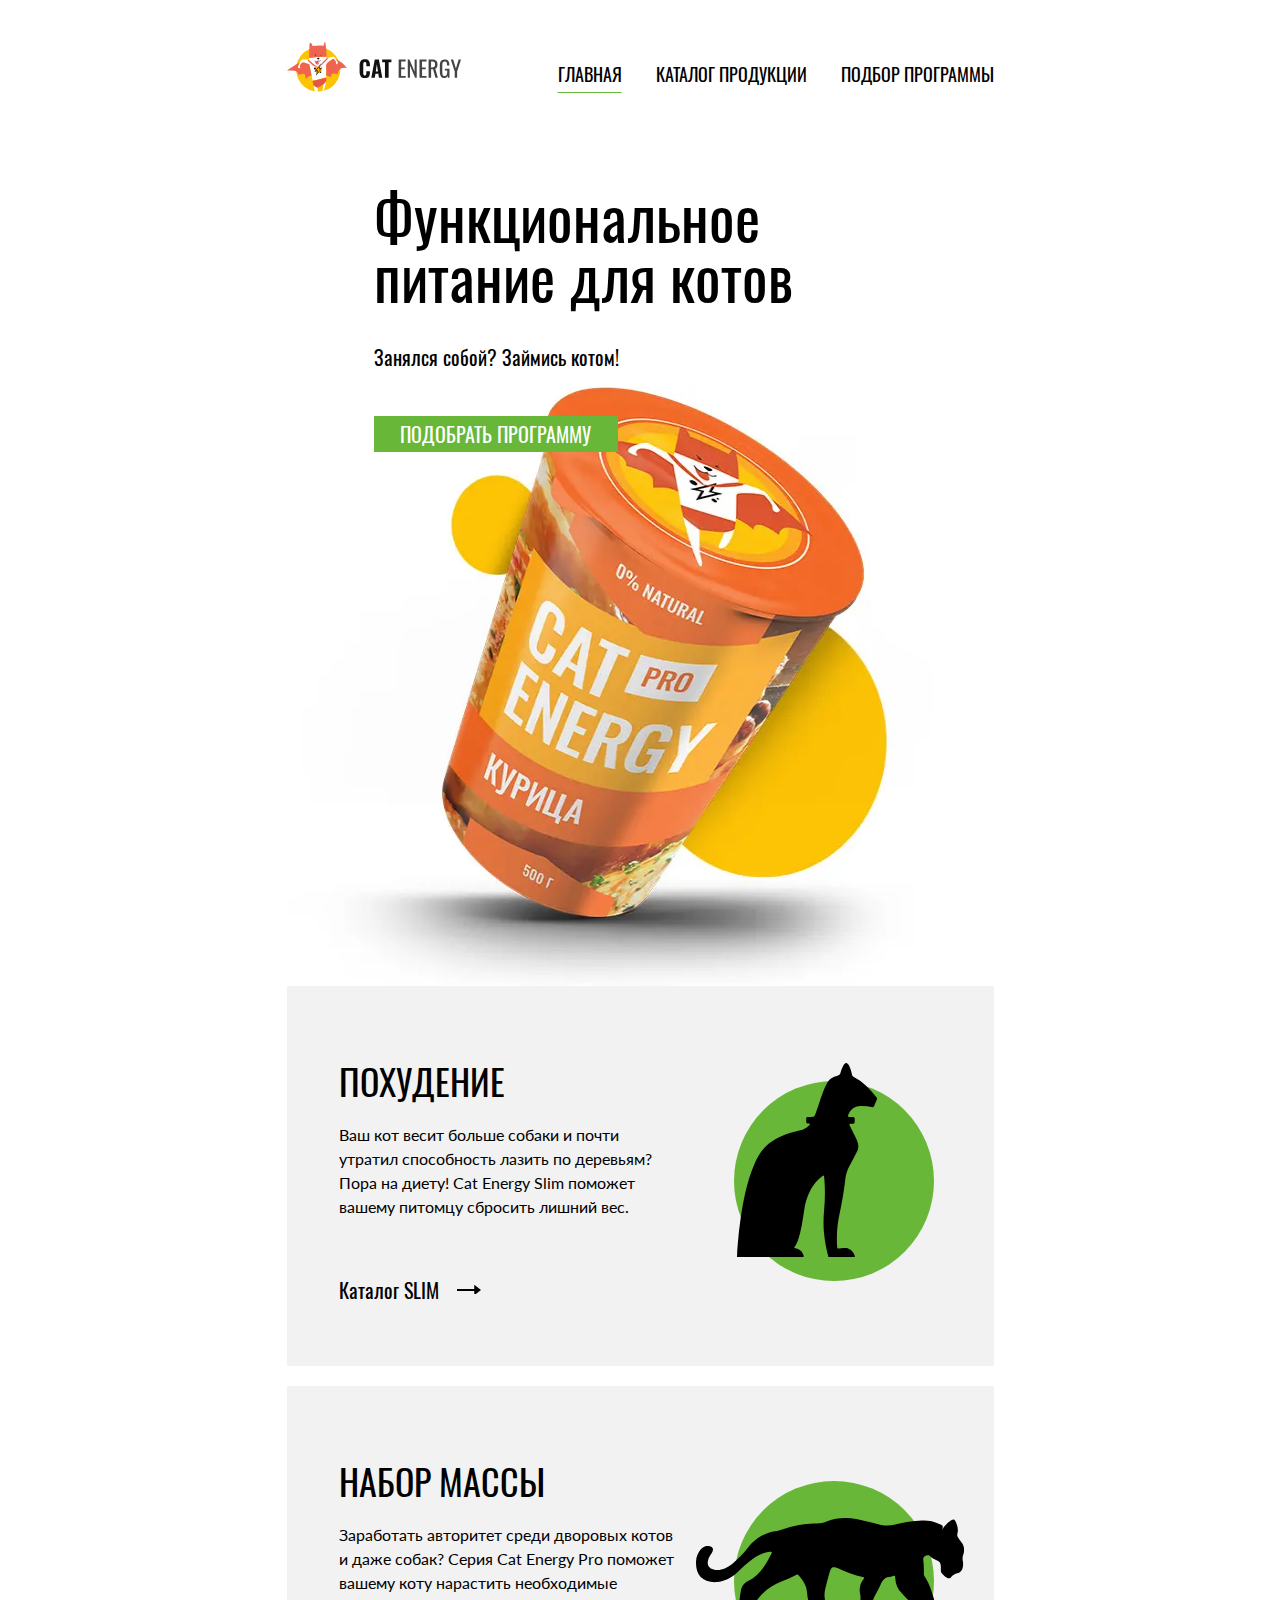
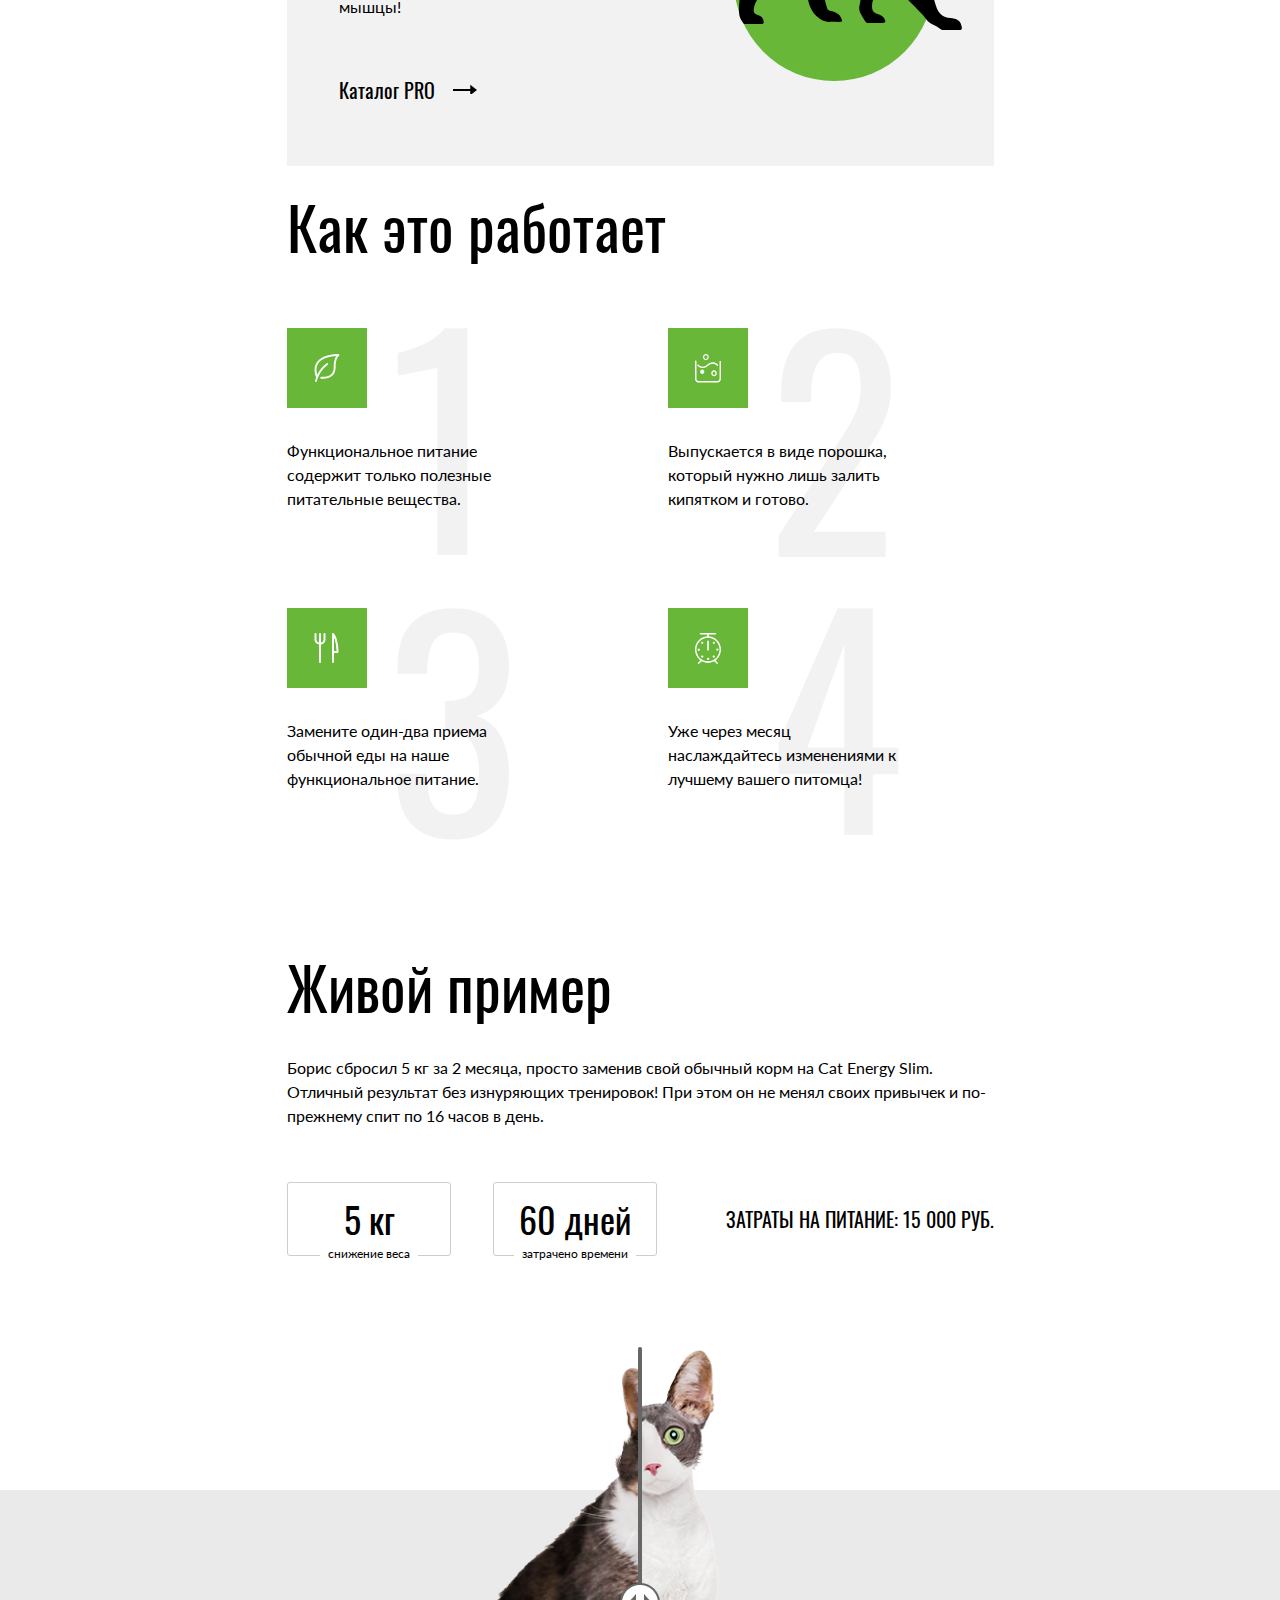
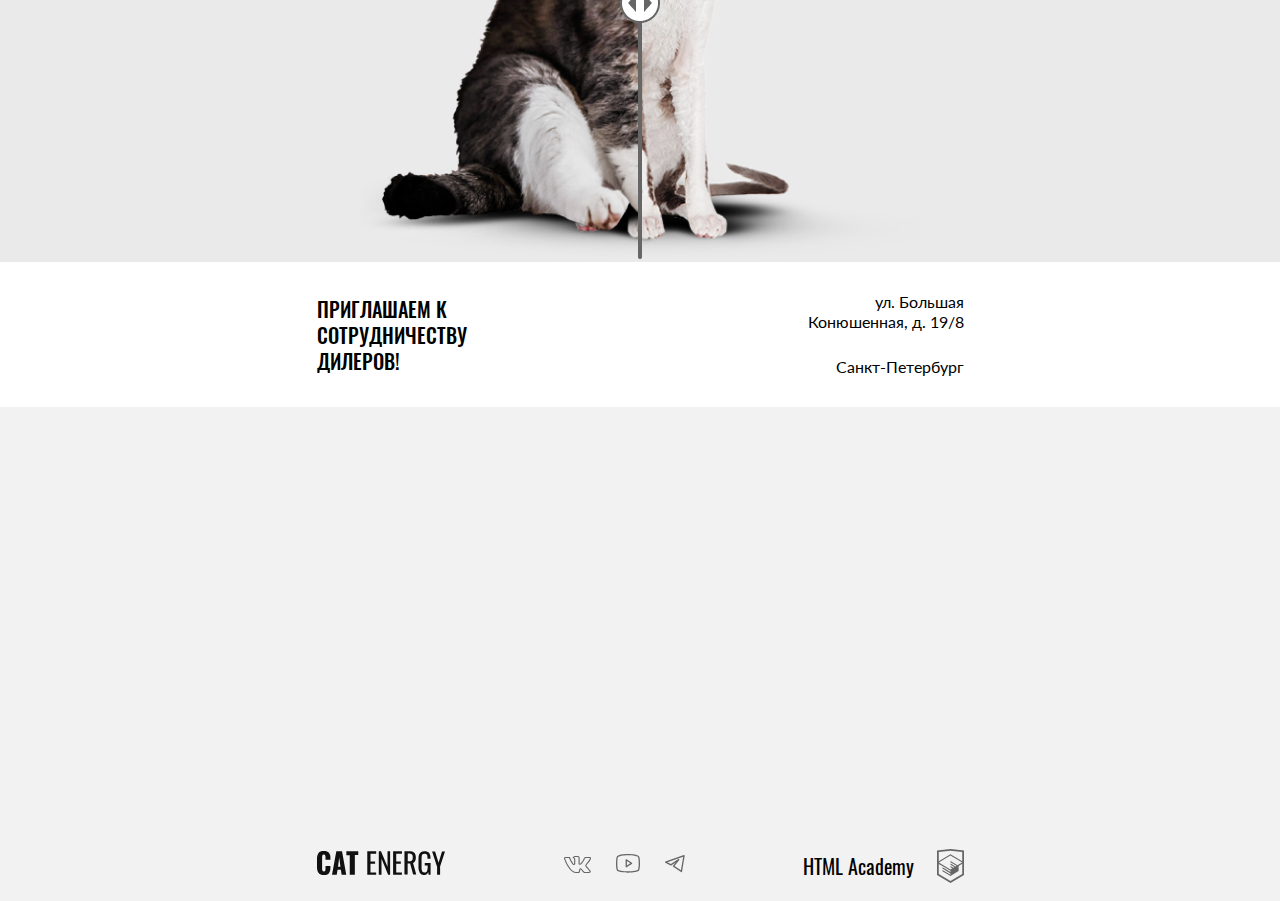
<file: index.html>
<!DOCTYPE html>
<html lang="ru">
  <head>
    <meta charset="utf-8">
    <title>HTML Academy: Кэт энерджи</title>
    <link rel="stylesheet" href="css/style.min.css">
    <link rel="icon" href="favicon.ico"> <!-- 32×32 -->
    <link rel="icon" href="img/favicons/favicon.svg" type="image/svg+xml">
    <link rel="manifest" href="manifest.webmanifest">
    <link rel="preload" as="font" href="fonts/lato/Lato-Regular.woff2" type="font/woff2">
    <link rel="stylesheet" href="css/style.css">
    <meta name="viewport" content="width=device-width, initial-scale=1.0">

  </head>

  <body>

  <!-- SVG SPRITIES-->
  <svg display="none">
    <symbol id="vk" width="28" height="22" xmlns="http://www.w3.org/2000/svg">
      <g>
        <path d="M1 5.34c0-.86.52-1.32 1.55-1.38l3.97.02c.26 0 .44.13.53.38.4 1.26.86 2.34 1.37 3.25.5.92 1.17 1.97 1.99 3.16.07.15.18.23.34.23.13 0 .22-.06.3-.18l.07-.28.03-4.35c0-.3-.07-.5-.23-.6-.15-.1-.43-.18-.83-.23-.32-.05-.48-.23-.48-.55 0-.07 0-.12.02-.15.38-1.09 1.44-1.63 3.2-1.63l1.5-.03c.67 0 1.23.16 1.67.48.44.32.67.82.67 1.5v5.72c.12.08.24.12.34.12.27 0 .5-.15.7-.45 1.95-2.58 3-4.31 3.17-5.18 0-.02.01-.06.05-.13.12-.25.33-.47.61-.65.29-.19.53-.31.75-.38a.55.55 0 0 1 .24-.05h4.13l.26.03c.36 0 .63.16.83.47.07.1.12.21.15.33a2.4 2.4 0 0 1 .06.55v.18a6.11 6.11 0 0 1-.94 2.2c-.5.78-1.15 1.62-1.93 2.53-.79.9-1.27 1.5-1.47 1.78-.16.2-.24.39-.24.56 0 .13.07.28.21.45l3.9 4.63c.2.26.31.56.31.88 0 .38-.16.7-.48.95-.32.25-.7.4-1.14.43l-.46.02h-4.04c-.02 0-.06 0-.11.02a.86.86 0 0 1-.1.01c-.4 0-.76-.16-1.1-.48-.12-.13-.96-1.12-2.5-2.97a1.39 1.39 0 0 0-.38-.32 38.47 38.47 0 0 0-.53 2.24l-.08.42a1.4 1.4 0 0 1-1.12 1.06l-.37.02h-2.61c-1.48 0-2.95-.63-4.41-1.9a19.3 19.3 0 0 1-3.96-4.95 47.51 47.51 0 0 1-3.28-7.05A1.92 1.92 0 0 1 1 5.34Zm16.01 6.51c-.37 0-.7-.1-1.01-.29a.9.9 0 0 1-.45-.79V5c0-.34-.1-.58-.27-.72-.18-.14-.49-.21-.93-.21l-1.52.05c-.76 0-1.34.12-1.73.37.78.36 1.17.93 1.17 1.71v4.43a1.5 1.5 0 0 1-.53 1.04c-.32.28-.68.42-1.07.42-.53 0-.94-.24-1.22-.73a26.16 26.16 0 0 1-3.1-5.63l-.23-.66-3.55-.02c-.23 0-.36.01-.38.03-.03.03-.04.1-.04.22 0 .15.01.3.05.48l.56 1.4c1.49 3.64 3.11 6.51 4.86 8.6 1.75 2.1 3.47 3.15 5.16 3.15h2.66c.1 0 .19-.03.24-.09.05-.06.1-.17.13-.34l.06-.25.5-2.21c.15-.3.27-.5.38-.6.2-.2.42-.28.69-.28.43 0 .86.24 1.3.73l2.27 2.71c.14.22.3.33.45.33h4.4c.53 0 .8-.13.8-.38a.47.47 0 0 0-.08-.25l-3.87-4.55c-.3-.35-.45-.73-.45-1.13 0-.4.14-.8.43-1.16.23-.34.68-.9 1.34-1.67.67-.78 1.25-1.51 1.75-2.19.5-.68.82-1.3.98-1.85l.08-.33a.37.37 0 0 1-.02-.16c0-.07-.01-.14-.03-.19h-4.18c-.27.1-.48.25-.64.45L21.8 6c-.45 1.16-1.6 2.94-3.5 5.36-.36.33-.8.5-1.3.5Z"/>
      </g>
    </symbol>

    <symbol id="youtube" width="24" height="19"  xmlns="http://www.w3.org/2000/svg">
      <g>
        <path d="m15.85 8.8-5.24-3.5a.65.65 0 0 0-1.01.55v6.98a.65.65 0 0 0 1.01.54l5.24-3.49a.65.65 0 0 0 0-1.09Zm-4.94 2.8V7.08l3.4 2.27-3.4 2.27Zm12.48-8.56a2.4 2.4 0 0 0-1.45-1.63C18.22-.02 12.25 0 12 0S5.78-.02 2.06 1.4A2.4 2.4 0 0 0 .61 3.05 25.32 25.32 0 0 0 0 9.34c0 3.26.33 5.22.61 6.3a2.4 2.4 0 0 0 1.45 1.63c3.72 1.43 9.69 1.4 9.94 1.4h.08c.75 0 6.31-.04 9.86-1.4a2.4 2.4 0 0 0 1.45-1.64c.28-1.07.61-3.03.61-6.3 0-3.25-.33-5.22-.61-6.29Zm-1.27 12.27a1.1 1.1 0 0 1-.65.74c-3.5 1.34-9.4 1.32-9.47 1.32-.07 0-5.98.02-9.47-1.32a1.09 1.09 0 0 1-.65-.74c-.27-1-.57-2.85-.57-5.97 0-3.12.3-4.97.57-5.97a1.1 1.1 0 0 1 .65-.74C6.03 1.29 11.93 1.3 12 1.3c.07 0 5.98-.02 9.47 1.32a1.1 1.1 0 0 1 .65.74c.27 1 .57 2.85.57 5.97 0 3.12-.3 4.96-.57 5.97Z"/>
      </g>
    </symbol>

    <symbol id="tg" width="20" height="18" xmlns="http://www.w3.org/2000/svg">
      <g>
        <path fill-rule="evenodd" clip-rule="evenodd" d="M19.46.15c.18.15.27.38.23.61l-2.63 15.76a.66.66 0 0 1-1.01.44l-7.88-5.25a.66.66 0 0 1-.15-.96l2.61-3.26-4.36 2.9a.66.66 0 0 1-.65.05L.36 7.8a.66.66 0 0 1 .08-1.2L18.82.03a.66.66 0 0 1 .64.11ZM2.33 7.32 5.86 9.1l7.56-5.04a.66.66 0 0 1 .88.96l-4.8 6 6.43 4.3 2.28-13.66L2.33 7.32Z"/>
      </g>
    </symbol>

    <symbol id="academy"  width="27" height="34" xmlns="http://www.w3.org/2000/svg">
      <g>
        <path d="M13.64.02 13.5 0 0 1.4v24.61L13.5 34 27 26.01V1.41L13.64 0Zm11.6 25L13.5 31.96 1.77 25.02v-10.1l11.68 6.93.02 1.25-8.02-4.75v1.23l8.04 4.8.02 1.3-8.05-4.76v1.22l8.04 4.81 8.12-4.83V16.9l3.62-2.15v10.26Zm0-11.57L22 15.33l-1.48.88-7.06-4.19-.01 1.23 6.04 3.57-.06.03-.13.07-.86.5-4.98-2.95-.01 1.22 3.93 2.33-.93.61-.02.01-2.97-1.74-.01 1.23 1.94 1.13-1.98 1.19L1.8 13.58l11.63-6.96 11.8 6.83Zm0-1.22L13.43 5.3 1.77 12.22V2.99L13.5 1.76 25.23 3v9.24Z" />
      </g>
    </symbol >
  </svg>
  <!-- SVG SPRITIES -->

    <header class="header">
      <div class="header__body">
        <div class="header__content">
          <nav class="header__nav">

            <a href="index.html" class="header__logo-link">
              <picture class="header__logo logo">
                <source srcset="img/svg/logo-desktop.svg" media="(min-width:1440px)">
                <source srcset="img/svg/logo-tablet.svg" media="(min-width:767px)">
                <img class="header__img" src="img/svg/logo-mobile.svg" alt="Логотип интернет-магазина Cat Enetrgy.">
              </picture>
            </a>

            <picture class="header__alt-logo">
              <img src="img/svg/alt-logo.svg" alt="Cat Enetrgy.">
            </picture>

            <button type="button" class="header__burger burger">
              <span class="header__line burger__line"></span>
            </button>

            <div class="header__menu header__menu--no-js">
              <ul class="header__list list">
                <li class="header__item list__item">
                  <a href="#" class="header__link list__link main-link header__check header__link-index header__check-index">Главная</a>
                </li>

                <li class="header__item list__item">
                  <a href="catalog.html" class="header__link list__link main-link header__link-index">Каталог продукции</a>
                </li>

                <li class="header__item list__item">
                  <a href="form.html" class="header__link list__link main-link header__link-index">Подбор программы</a>
                </li>
              </ul>
            </div>
          </nav>
        </div>
      </div>
    </header>

    <main class="main">
      <h1 class="visually-hidden">Интернет магазин Cat Energy</h1>
      <section class="promo">
        <h2 class="visually-hidden">Промо</h2>

        <div class="promo__body mask">
          <div class="promo__content content ">
            <div class="promo__wrapper">
              <h3 class="promo__main-title main-title">
                Функциональное питание для котов
              </h3>

              <p class="promo__tagline tagline">
                Занялся собой? Займись котом!
              </p>
            </div>

            <picture class="promo__img">
              <source type="image/webp" srcset="img/webp/catenergy-promo-desktop.webp 1x, img/webp/retino/catenergy-promo-desktop@2x.webp 2x" media="(min-width:1440px)" width="552" height="499">
              <source type="image/webp" srcset="img/webp/catenergy-promo-tablet.webp 1x, img/webp/retino/catenergy-promo-tablet@2x.webp 2x" media="(min-width:767px)" width="709" height="609">
              <source type="image/webp" srcset="img/webp/catenergy-promo.webp 1x, img/webp/retino/catenergy-promo@2x.webp 2x" width="280" height="270">
              <source srcset="img/png/catenergy-promo-desktop.png 1x, img/png/index-retino/catenergy-promo-desktop@2x.png 2x" media="(min-width:1440px)" width="552" height="499" >
              <source srcset="img/png/catenergy-promo-tablet.png 1x, img/png/index-retino/catenergy-promo-tablet@2x.png 2x" media="(min-width:767px)" width="709" height="609">
              <img class="img" src="img/png/catenergy-promo.png " srcset="img/png/catenergy-promo.png 1x, img/png/index-retino/catenergy-promo@2x.png 2x" alt="Cat Energy Pro." width="280" height="270">
            </picture>

            <div class="promo__button-wrapper">
              <a href="form.html" class="promo__link-button link-button">
                Подобрать программу
              </a>
            </div>
          </div>
        </div>
      </section>

      <section class="categories">
        <h2 class="visually-hidden">Эффекты от использования</h2>
        <div class="categories__body">
          <div class="categories__content content">
            <ul class="categories__list list">
              <li class="categories__item list__item">
                <div class="categories__text-wrapper">
                  <b class="categories__bold-text bold-text categories__bold-text--slim">
                    Похудение
                  </b>

                  <p class="categories__text text-page">
                    Ваш кот весит больше собаки и
                    почти утратил способность лазить
                    по деревьям? Пора на диету! Cat Energy
                    Slim поможет вашему
                    питомцу сбросить лишний вес.
                  </p>

                  <a href="#" class="categories__link link">
                    Каталог SLIM
                  </a>
                </div>

              </li>

              <li class="categories__item list__item">
                <div class="categories__text-wrapper">

                  <b class="categories__bold-text bold-text categories__bold-text--pro">
                    Набор массы
                  </b>

                  <p class="categories__text text-page">
                    Заработать авторитет среди
                    дворовых котов и даже собак?
                    Серия Cat Energy Pro поможет
                    вашему коту нарастить
                    необходимые мышцы!
                  </p>

                  <a href="#" class="categories__link link">
                    Каталог PRO
                  </a>
                </div>
              </li>
            </ul>
          </div>
        </div>
      </section>

      <section class="advantages">
        <h2 class="visually-hidden">Особенности</h2>

        <div class="advantages__body">
          <div class="advantages__content content">
            <h3 class="advantages__main-title main-title">
              Как это работает
            </h3>

              <ul class="advantages__list list">
                <li class="advantages__item advantages__item--one">
                  <p class="advantages__text text-page">
                    Функциональное питание
                    содержит только полезные
                    питательные вещества.
                  </p>
                </li>

                <li class="advantages__item advantages__item--two">
                  <p class="advantages__text text-page">
                    Выпускается в виде порошка,
                    который нужно лишь залить
                    кипятком и готово.
                  </p>
                </li>

                <li class="advantages__item advantages__item--three">
                  <p class="advantages__text text-page">
                    Замените один-два приема
                    обычной еды на наше
                    функциональное питание.
                  </p>
                </li>

                <li class="advantages__item text-page advantages__item--four">
                  <p class="advantages__text text-page">
                    Уже через месяц
                    наслаждайтесь изменениями
                    к лучшему вашего питомца!
                  </p>
                </li>
              </ul>
          </div>
        </div>

      </section>

      <section class="example">
        <h2 class="visually-hidden">Изменения</h2>

        <div class="example__body">
          <div class="example__content content">
            <div class="example__wrapper">
              <h3 class="example__main-title main-title">
                Живой пример
              </h3>

              <p class="example__text text-page">
                Борис сбросил 5 кг за 2 месяца, просто
                заменив свой обычный корм на Cat Energy
                Slim. Отличный результат без изнуряющих
                тренировок! При этом он не менял своих
                привычек и по-прежнему спит по 16 часов
                в день.
              </p>

              <div class="example__changes changes">
                <div class="changes__wrapper">
                  <div class="changes__item weight-loss">
                    <b class="changes__bold-text bold-text">
                      5 кг
                    </b>
                    <span class="changes__apostrofe apostrofe">
                      снижение веса
                    </span>
                  </div>

                  <div class="changes__item time">
                    <b class="changes__bold-text bold-text">
                      60 дней
                    </b>
                    <span class="changes__apostrofe apostrofe">
                      затрачено времени
                    </span>
                  </div>

                  <p class="changes__summ tagline">
                    Затраты на питание: <span class="changes__total">15 000 РУБ.</span>
                  </p>
                </div>
              </div>
            </div>

            <div class="example__before-after">
              <div class="example__picture example__picture-before">
                <picture >
                  <source srcset="img/png/cat-before-tablet.png 1x, img/png/index-retino/cat-before-tablet@2x.png 2x" media="(min-width:767px)" width="560" height="512">
                  <img class="example__img example__img-before" src="img/png/cat-before.png" srcset="img/png/cat-before.png 1x, img/png/index-retino/cat-before@2x.png 2x" alt="До." width="280" height="256">
                </picture>
              </div>

              <div class="example__picture example__picture-after">
                <picture>
                  <source srcset="img/png/cat-after-tablet.png 1x, img/png/index-retino/cat-after-tablet@2x.png 2x" media="(min-width:767px)" width="560" height="512">
                  <img class="example__img example__img-after" src="img/png/cat-after.png" srcset="img/png/cat-after.png 1x, img/png/index-retino/cat-after@2x.png 2x" alt="После." width="280" height="256">
                </picture>
              </div>

              <div class="example__slider slider">
                <label class="slider__label" for="range">
                  <input type="range" class="slider__range" id="range">
                </label>
              </div>
            </div>
          </div>
        </div>
      </section>

      <section class="invite">
        <h2 class="visually-hidden">Приглашаем к сотрудничеству</h2>
        <div class="invite__body invite__body-index">
          <div class="invite__content content">
            <div class="invite__adress">
              <b class="invite__small-bold small-bold ">
                Приглашаем к сотрудничеству дилеров!
              </b>

              <p class="invite__text text-page">
                ул. Большая
                Конюшенная, д. 19/8
                <span class="invite__city-name">
                  Санкт-Петербург
                </span>
              </p>
            </div>
          </div>

          <div class="invite__map map">
            <div class="map__wrapper">
              <iframe class="map__iframe" src="https://www.google.com/maps/embed?pb=!1m18!1m12!1m3!1d1998.6037861610246!2d30.3230474!3d59.9387165!2m3!1f0!2f0!3f0!3m2!1i1024!2i768!4f13.1!3m3!1m2!1s0x4696310fca145cc1%3A0x42b32648d8238007!2z0JHQvtC70YzRiNCw0Y8g0JrQvtC90Y7RiNC10L3QvdCw0Y8g0YPQuy4sIDE5LzgsINCh0LDQvdC60YIt0J_QtdGC0LXRgNCx0YPRgNCzLCAxOTExODY!5e0!3m2!1sru!2sru!4v1669472128184!5m2!1sru!2sru"  loading="lazy" referrerpolicy="no-referrer-when-downgrade"></iframe>
            </div>
          </div>
        </div>


      </section>
    </main>

    <footer class="footer">
      <div class="footer__body">
        <div class="footer__content content">

          <ul class="footer__list list">
            <li class="footer__item">
              <picture class="footer__logo">
                <img src="img/svg/alt-logo.svg" alt="логотип Cat Energy." width="128" height="24">
              </picture>
            </li>

            <li class="footer__item">
              <ul class="footer__media media-list list">
                <li class="media-list__item">
                  <a href="https://vk.com/htmlacademy" class="media-list__link">
                    <span class="visually-hidden">Наша страница во Вконтакте.</span>
                    <svg class="media-svg" height="22" width="28"><use xlink:href="#vk"></use></svg>
                  </a>
                </li>

                <li class="media-list__item">
                  <a href="https://www.youtube.com/user/htmlacademyru" class="media-list__link">
                    <span class="visually-hidden">Наш Ютуб канал.</span>
                    <svg class="media-svg" height="19" width="24"><use xlink:href="#youtube"></use></svg>
                  </a>

                </li>

                <li class="media-list__item">
                  <a href="https://t.me/htmlacademy" class="media-list__link">
                    <span class="visually-hidden">Наш Телеграмм канал.</span>
                    <svg class="media-svg" height="18" width="20"><use xlink:href="#tg"></use></svg>
                  </a>
                </li>
              </ul>
            </li>

            <li class="footer__logo-acadymy">
              <a href="https://up.htmlacademy.ru/" class="footer__academy-link link">
                  <p class="footer__academy-text">
                    HTML Academy
                  </p>
                  <svg class="media-svg media-svg--academy" height="34" width="27"><use xlink:href="#academy"></use></svg>
              </a>
            </li>
          </ul>

        </div>
      </div>
    </footer>

    <script src="js/app.js"></script>
  </body>

</html>
</file>
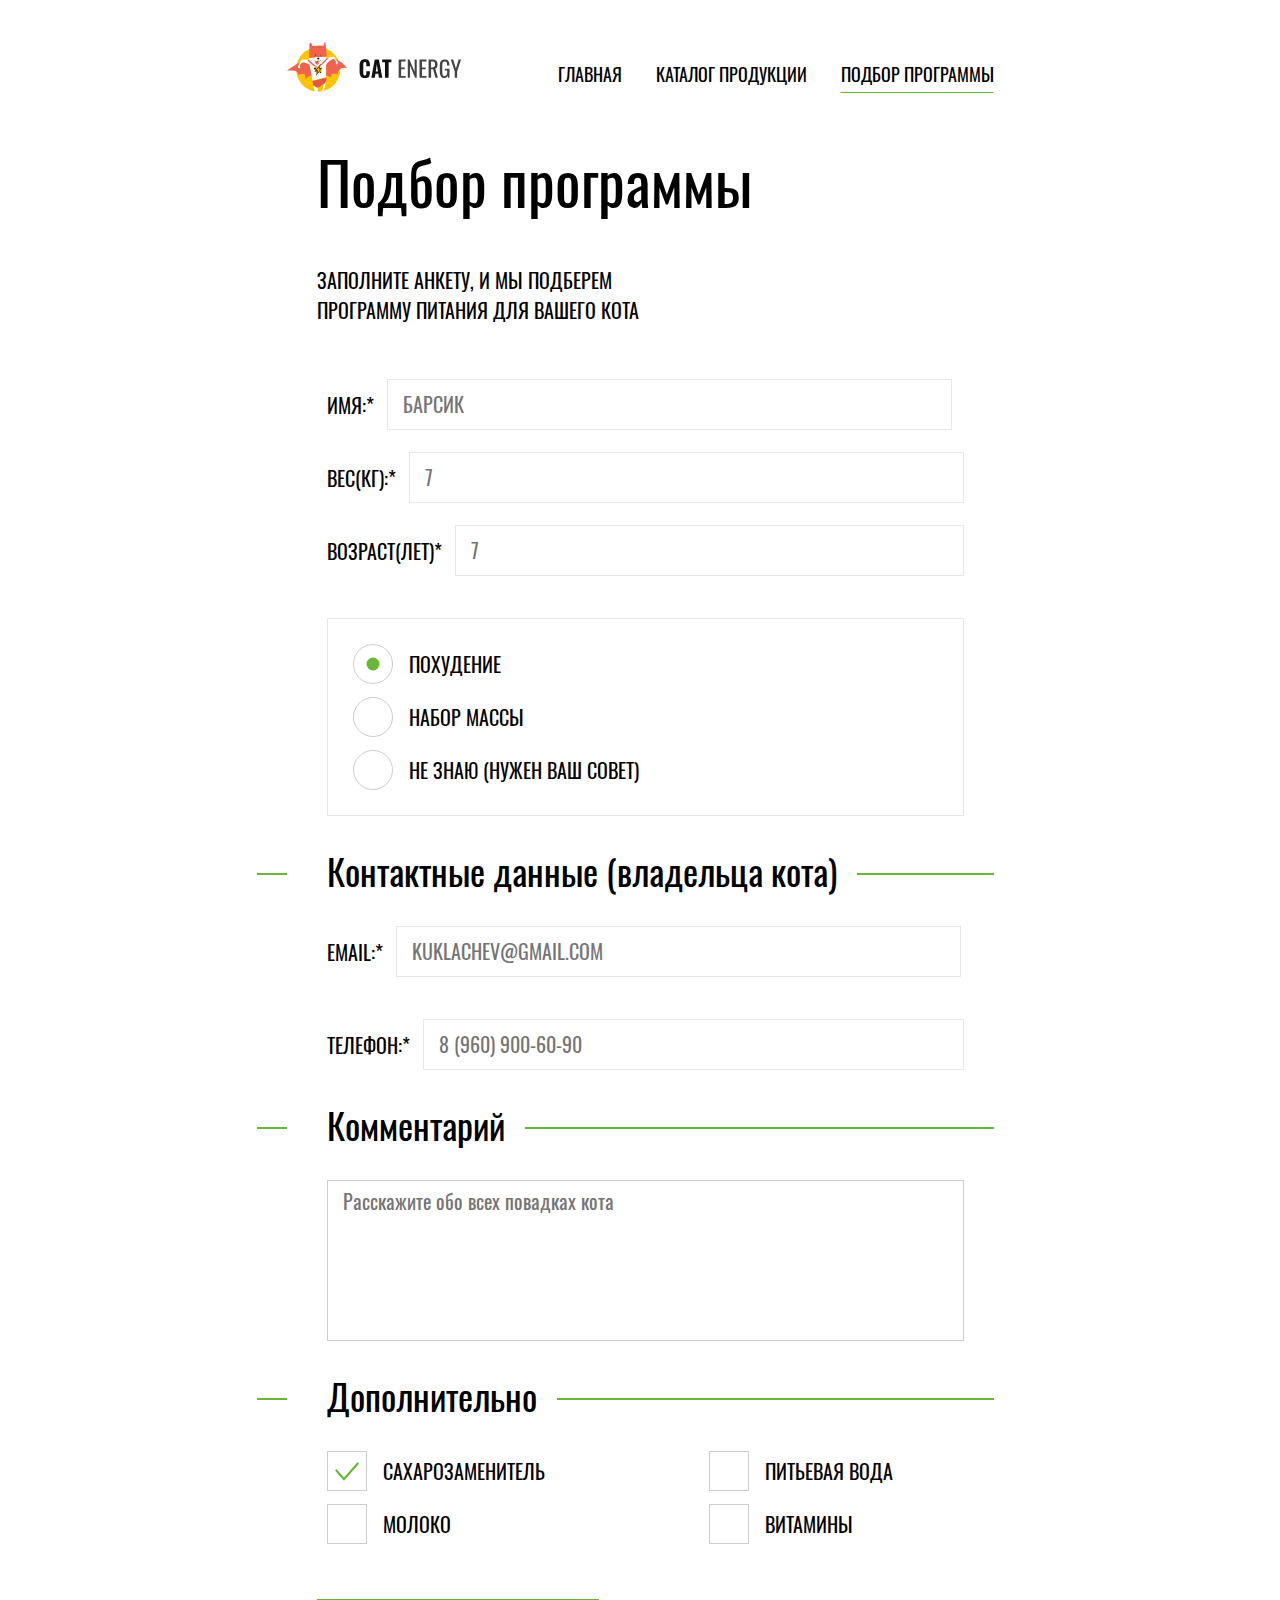
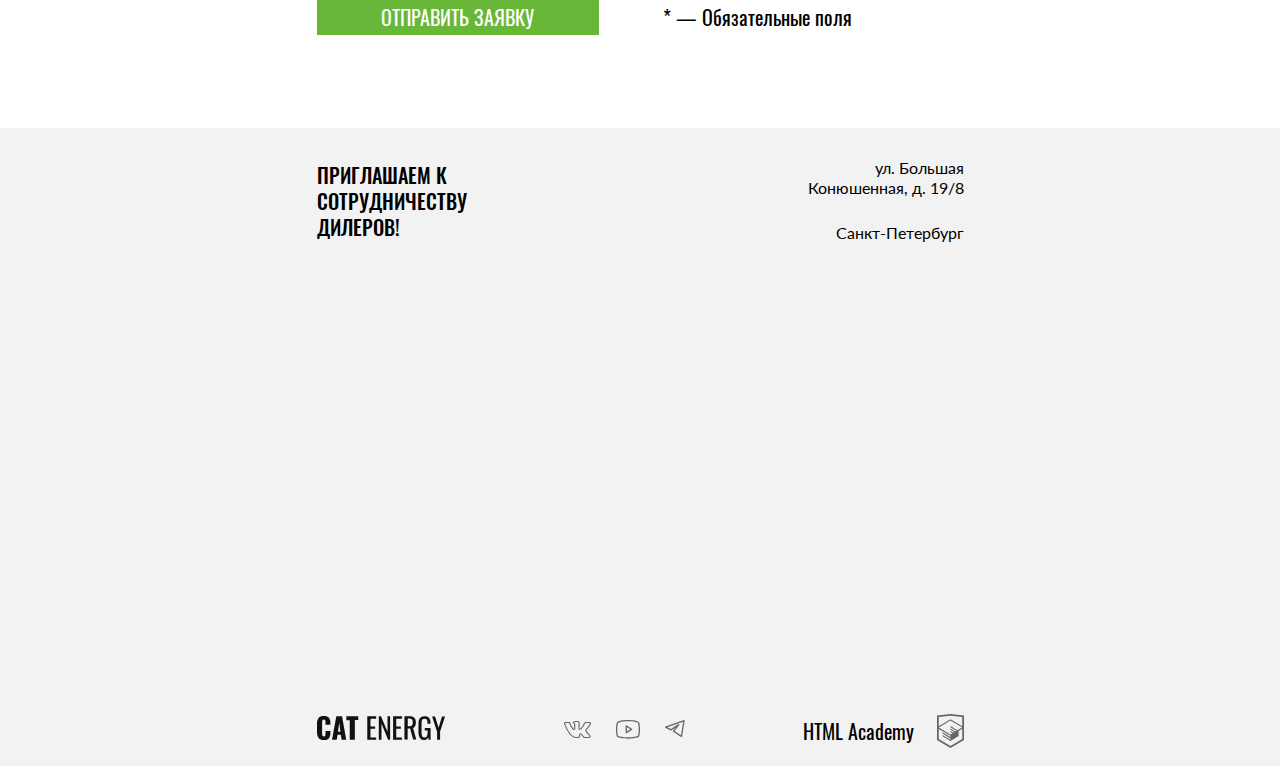
<file: form.html>
<!DOCTYPE html>
<html lang="ru">
  <head>
    <meta charset="utf-8">
    <title>HTML Academy: Кэт энерджи</title>
    <link rel="stylesheet" href="css/style.min.css">
    <link rel="icon" href="favicon.ico"> <!-- 32×32 -->
    <link rel="icon" href="img/favicons/favicon.svg" type="image/svg+xml">
    <link rel="manifest" href="manifest.webmanifest">
    <link rel="preload" as="font" href="fonts/lato/Lato-Regular.woff2" type="font/woff2">
    <link rel="stylesheet" href="css/style.css">
    <meta name="viewport" content="width=device-width, initial-scale=1.0">
  </head>

  <body>

  <!-- SVG SPRITIES-->
  <svg display="none">
    <symbol id="vk" width="28" height="22" xmlns="http://www.w3.org/2000/svg">
      <g>
        <path d="M1 5.34c0-.86.52-1.32 1.55-1.38l3.97.02c.26 0 .44.13.53.38.4 1.26.86 2.34 1.37 3.25.5.92 1.17 1.97 1.99 3.16.07.15.18.23.34.23.13 0 .22-.06.3-.18l.07-.28.03-4.35c0-.3-.07-.5-.23-.6-.15-.1-.43-.18-.83-.23-.32-.05-.48-.23-.48-.55 0-.07 0-.12.02-.15.38-1.09 1.44-1.63 3.2-1.63l1.5-.03c.67 0 1.23.16 1.67.48.44.32.67.82.67 1.5v5.72c.12.08.24.12.34.12.27 0 .5-.15.7-.45 1.95-2.58 3-4.31 3.17-5.18 0-.02.01-.06.05-.13.12-.25.33-.47.61-.65.29-.19.53-.31.75-.38a.55.55 0 0 1 .24-.05h4.13l.26.03c.36 0 .63.16.83.47.07.1.12.21.15.33a2.4 2.4 0 0 1 .06.55v.18a6.11 6.11 0 0 1-.94 2.2c-.5.78-1.15 1.62-1.93 2.53-.79.9-1.27 1.5-1.47 1.78-.16.2-.24.39-.24.56 0 .13.07.28.21.45l3.9 4.63c.2.26.31.56.31.88 0 .38-.16.7-.48.95-.32.25-.7.4-1.14.43l-.46.02h-4.04c-.02 0-.06 0-.11.02a.86.86 0 0 1-.1.01c-.4 0-.76-.16-1.1-.48-.12-.13-.96-1.12-2.5-2.97a1.39 1.39 0 0 0-.38-.32 38.47 38.47 0 0 0-.53 2.24l-.08.42a1.4 1.4 0 0 1-1.12 1.06l-.37.02h-2.61c-1.48 0-2.95-.63-4.41-1.9a19.3 19.3 0 0 1-3.96-4.95 47.51 47.51 0 0 1-3.28-7.05A1.92 1.92 0 0 1 1 5.34Zm16.01 6.51c-.37 0-.7-.1-1.01-.29a.9.9 0 0 1-.45-.79V5c0-.34-.1-.58-.27-.72-.18-.14-.49-.21-.93-.21l-1.52.05c-.76 0-1.34.12-1.73.37.78.36 1.17.93 1.17 1.71v4.43a1.5 1.5 0 0 1-.53 1.04c-.32.28-.68.42-1.07.42-.53 0-.94-.24-1.22-.73a26.16 26.16 0 0 1-3.1-5.63l-.23-.66-3.55-.02c-.23 0-.36.01-.38.03-.03.03-.04.1-.04.22 0 .15.01.3.05.48l.56 1.4c1.49 3.64 3.11 6.51 4.86 8.6 1.75 2.1 3.47 3.15 5.16 3.15h2.66c.1 0 .19-.03.24-.09.05-.06.1-.17.13-.34l.06-.25.5-2.21c.15-.3.27-.5.38-.6.2-.2.42-.28.69-.28.43 0 .86.24 1.3.73l2.27 2.71c.14.22.3.33.45.33h4.4c.53 0 .8-.13.8-.38a.47.47 0 0 0-.08-.25l-3.87-4.55c-.3-.35-.45-.73-.45-1.13 0-.4.14-.8.43-1.16.23-.34.68-.9 1.34-1.67.67-.78 1.25-1.51 1.75-2.19.5-.68.82-1.3.98-1.85l.08-.33a.37.37 0 0 1-.02-.16c0-.07-.01-.14-.03-.19h-4.18c-.27.1-.48.25-.64.45L21.8 6c-.45 1.16-1.6 2.94-3.5 5.36-.36.33-.8.5-1.3.5Z"/>
      </g>
    </symbol>

    <symbol id="youtube" width="24" height="19"  xmlns="http://www.w3.org/2000/svg">
      <g>
        <path d="m15.85 8.8-5.24-3.5a.65.65 0 0 0-1.01.55v6.98a.65.65 0 0 0 1.01.54l5.24-3.49a.65.65 0 0 0 0-1.09Zm-4.94 2.8V7.08l3.4 2.27-3.4 2.27Zm12.48-8.56a2.4 2.4 0 0 0-1.45-1.63C18.22-.02 12.25 0 12 0S5.78-.02 2.06 1.4A2.4 2.4 0 0 0 .61 3.05 25.32 25.32 0 0 0 0 9.34c0 3.26.33 5.22.61 6.3a2.4 2.4 0 0 0 1.45 1.63c3.72 1.43 9.69 1.4 9.94 1.4h.08c.75 0 6.31-.04 9.86-1.4a2.4 2.4 0 0 0 1.45-1.64c.28-1.07.61-3.03.61-6.3 0-3.25-.33-5.22-.61-6.29Zm-1.27 12.27a1.1 1.1 0 0 1-.65.74c-3.5 1.34-9.4 1.32-9.47 1.32-.07 0-5.98.02-9.47-1.32a1.09 1.09 0 0 1-.65-.74c-.27-1-.57-2.85-.57-5.97 0-3.12.3-4.97.57-5.97a1.1 1.1 0 0 1 .65-.74C6.03 1.29 11.93 1.3 12 1.3c.07 0 5.98-.02 9.47 1.32a1.1 1.1 0 0 1 .65.74c.27 1 .57 2.85.57 5.97 0 3.12-.3 4.96-.57 5.97Z"/>
      </g>
    </symbol>

    <symbol id="tg" width="20" height="18" xmlns="http://www.w3.org/2000/svg">
      <g>
        <path fill-rule="evenodd" clip-rule="evenodd" d="M19.46.15c.18.15.27.38.23.61l-2.63 15.76a.66.66 0 0 1-1.01.44l-7.88-5.25a.66.66 0 0 1-.15-.96l2.61-3.26-4.36 2.9a.66.66 0 0 1-.65.05L.36 7.8a.66.66 0 0 1 .08-1.2L18.82.03a.66.66 0 0 1 .64.11ZM2.33 7.32 5.86 9.1l7.56-5.04a.66.66 0 0 1 .88.96l-4.8 6 6.43 4.3 2.28-13.66L2.33 7.32Z"/>
      </g>
    </symbol>

    <symbol id="academy"  width="27" height="34" xmlns="http://www.w3.org/2000/svg">
      <g>
        <path d="M13.64.02 13.5 0 0 1.4v24.61L13.5 34 27 26.01V1.41L13.64 0Zm11.6 25L13.5 31.96 1.77 25.02v-10.1l11.68 6.93.02 1.25-8.02-4.75v1.23l8.04 4.8.02 1.3-8.05-4.76v1.22l8.04 4.81 8.12-4.83V16.9l3.62-2.15v10.26Zm0-11.57L22 15.33l-1.48.88-7.06-4.19-.01 1.23 6.04 3.57-.06.03-.13.07-.86.5-4.98-2.95-.01 1.22 3.93 2.33-.93.61-.02.01-2.97-1.74-.01 1.23 1.94 1.13-1.98 1.19L1.8 13.58l11.63-6.96 11.8 6.83Zm0-1.22L13.43 5.3 1.77 12.22V2.99L13.5 1.76 25.23 3v9.24Z" />
      </g>
    </symbol >
  </svg>
<!-- SVG SPRITIES -->

  <header class="header">
    <div class="header__body">
      <div class="header__content">
        <nav class="header__nav">

          <a href="index.html" class="header__logo-link">
            <picture class="header__logo logo">
              <source srcset="img/svg/logo-desktop.svg" media="(min-width:1440px)">
              <source srcset="img/svg/logo-tablet.svg" media="(min-width:767px)">
              <img class="header__img" src="img/svg/logo-mobile.svg" alt="Логотип интернет-магазина Cat Enetrgy.">
            </picture>
          </a>

          <picture class="header__alt-logo">
            <img src="img/svg/alt-logo.svg" alt="Cat Enetrgy.">
          </picture>

          <button type="button" class="header__burger burger">
            <span class="header__line burger__line"></span>
          </button>

          <div class="header__menu header__menu--no-js">
            <ul class="header__list list">
              <li class="header__item list__item">
                <a href="index.html" class="header__link list__link main-link">Главная</a>
              </li>

              <li class="header__item list__item">
                <a href="catalog.html" class="header__link list__link main-link">Каталог продукции</a>
              </li>

              <li class="header__item list__item">
                <a href="form.html" class="header__link list__link main-link header__check">Подбор программы</a>
              </li>
            </ul>
          </div>
        </nav>
      </div>
    </div>
  </header>

      <main>
        <section class="form">
          <div class="form__body">
            <div class="form__content content">
              <h1 class="form__main-title main-title inner ">
                Подбор программы
              </h1>

              <b class="form__tagline tagline form__tagline--line-height inner ">
                Заполните анкету, и мы подберем
                программу питания для вашего кота
              </b>

              <form action="https://echo.htmlacademy.ru/" method="post" class="form__wrapeer tagline">
                <div class="form__info">
                  <fieldset class="form__fieldset form__fieldset-line">

                    <div class="form__wrapper-label">
                      <label class="form__label form__label-text" for="name">Имя:*</label>
                      <input type="text" class="form__input form__name" id="name" name="name" placeholder="Барсик">
                    </div>

                    <div class="form__wrapper-label">
                      <label class="form__label form__label-text" for="weight">Вес(кг):*</label>
                      <input type="number" class="form__input form__number" id="weight" name="weight" min="1" placeholder="7">
                    </div>

                    <div class="form__wrapper-label">
                      <label class="form__label form__label-text" for="yers-old">Возраст(Лет)*</label>
                      <input type="number" class="form__input form__number" id="yers-old" name="yers-old" min="1" placeholder="7">
                    </div>

                  </fieldset>

                  <fieldset class="form__fieldset form__fieldset-radio form__fieldset-line">
                    <div class="form__change-wrapper">
                      <div class="form__change-item">
                        <label class="form__label form__label-text form__flex-label form__radio-label">
                          <input type="radio" class="form__radio visually-hidden"  name="program" value="weight-loss" checked>
                          <span class="form__fake form__fake-radio"></span>
                          <span class="form__text-label">Похудение</span>
                        </label>
                      </div>

                      <div class="form__change-item">
                        <label class="form__label form__label-text form__flex-label form__radio-label">
                          <input type="radio" class="form__radio visually-hidden"  name="program" value="weight-gain">
                          <span class="form__fake form__fake-radio"></span>
                          <span class="form__text-label">Набор массы</span>
                        </label>
                      </div>

                      <div class="form__change__item">
                        <label class="form__label form__label-text form__flex-label form__radio-label">
                          <input type="radio" class="form__radio visually-hidden"  name="program" value="don't-know">
                          <span class="form__fake form__fake-radio"></span>
                          <span class="form__text-label">Не знаю (нужен ваш совет)</span>
                        </label>
                      </div>
                    </div>
                  </fieldset>
                </div>

                <h2 class="form__title  title-line title">
                  Контактные данные
                  (владельца кота)
                </h2>

                <div class="form__info">


                  <fieldset class="form__fieldset">
                    <div class="form__wrapper-label">
                    <label class="form__label form__label-text" for="mail">Email:*</label>
                    <input class="form__input form__email" id="mail" type="email" name="email" placeholder="kuklachev@gmail.com">
                    </div>
                  </fieldset>

                  <fieldset class="form__fieldset">
                    <div class="form__wrapper-label">
                      <label class="form__label form__label-text" for="phone">Телефон:*</label>
                    <input class="form__input form__tel" id="phone" type="tel" name="phone-number" placeholder="8 (960) 900-60-90" >
                    </div>
                  </fieldset>
                </div>

                <h2 class="form__title  title-line title">
                  Комментарий
                </h2>

                <div class="form__info form__comment">

                  <fieldset class="form__fieldset form__fieldset-area">
                    <div class="form__wrapper-label">
                      <label class="form__label form__label-text" for="text"></label>
                    <textarea class="form__textarea" name="text" id="text" placeholder="Расскажите обо всех повадках кота" ></textarea>
                    </div>
                  </fieldset>
                </div>

                <h2 class="form__title title-line title">
                  Дополнительно
                </h2>

                <div class="form__info form__add">

                  <fieldset class="form__fieldset form__change-checkbox">

                    <div class="form__change-item">
                      <label  class="form__label form__flex-label form__checkbox-label">
                        <input class="form__checkbox visually-hidden" checked type="checkbox" name="sugar-substitute" >
                        <span class="form__fake form__fake--checkbox"></span>
                        <span class="form__label-text">Сахарозаменитель</span>
                      </label>
                    </div>

                    <div class="form__change-item">
                      <label  class="form__label form__flex-label form__checkbox-label">
                        <input class="form__checkbox visually-hidden" type="checkbox" name="water" >
                        <span class="form__fake form__fake--checkbox"></span>
                        <span class="form__label-text">Питьевая вода</span>
                      </label>
                    </div>

                    <div class="form__change-item">
                      <label  class="form__label form__flex-label form__checkbox-label">
                        <input class="form__checkbox visually-hidden" type="checkbox" name="milk" >
                        <span class="form__fake form__fake--checkbox"></span>
                        <span class="form__label-text">Молоко</span>
                      </label>
                    </div>

                    <div class="form__change-item">
                      <label  class="form__label form__flex-label form__checkbox-label">
                        <input class="form__checkbox visually-hidden" type="checkbox" name="vitamins">
                        <span class="form__fake form__fake--checkbox"></span>
                        <span class="form__label-text">Витамины</span>
                      </label>
                    </div>

                  </fieldset>
                </div>


                <div class="form__button-wrapper inner">
                  <button class="form__button link-button button-page" type="button">
                    Отправить заявку
                  </button>

                  <p class="form__required-text">
                    * — Обязательные поля
                  </p>
                </div>
              </form>
            </div>
          </div>
        </section>

        <section class="invite">
          <h2 class="visually-hidden">Приглашаем к сотрудничеству</h2>
            <div class="invite__body">
              <div class="invite__content content">
                <div class="invite__adress">
                  <b class="invite__small-bold small-bold ">
                    приглашаем к сотрудничеству дилеров!
                  </b>

                  <p class="invite__text text-page">
                    ул. Большая
                    Конюшенная, д. 19/8
                    <span class="invite__city-name">
                      Санкт-Петербург
                    </span>
                  </p>
                </div>
              </div>

              <div class="invite__map map">
                <div class="map__wrapper">
                  <iframe class="map__iframe" src="https://www.google.com/maps/embed?pb=!1m18!1m12!1m3!1d1998.6037861610246!2d30.3230474!3d59.9387165!2m3!1f0!2f0!3f0!3m2!1i1024!2i768!4f13.1!3m3!1m2!1s0x4696310fca145cc1%3A0x42b32648d8238007!2z0JHQvtC70YzRiNCw0Y8g0JrQvtC90Y7RiNC10L3QvdCw0Y8g0YPQuy4sIDE5LzgsINCh0LDQvdC60YIt0J_QtdGC0LXRgNCx0YPRgNCzLCAxOTExODY!5e0!3m2!1sru!2sru!4v1669472128184!5m2!1sru!2sru"  loading="lazy" referrerpolicy="no-referrer-when-downgrade"></iframe>
                </div>
              </div>
            </div>
        </section>

      </main>

      <footer class="footer">
        <div class="footer__body">
          <div class="footer__content content">

            <ul class="footer__list list">
              <li class="footer__item">
                <picture class="footer__logo">
                  <img src="img/svg/alt-logo.svg" alt="логотип Cat Energy." width="128" height="24">
                </picture>
              </li>

              <li class="footer__item">
                <ul class="footer__media media-list list">
                  <li class="media-list__item">
                    <a href="https://vk.com/htmlacademy" class="media-list__link">
                      <span class="visually-hidden">Наша страница во Вконтакте.</span>
                      <svg class="media-svg" height="22" width="28"><use xlink:href="#vk"></use></svg>
                    </a>
                  </li>

                  <li class="media-list__item">
                    <a href="https://www.youtube.com/user/htmlacademyru" class="media-list__link">
                      <span class="visually-hidden">Наш Ютуб канал.</span>
                      <svg class="media-svg" height="19" width="24"><use xlink:href="#youtube"></use></svg>
                    </a>

                  </li>

                  <li class="media-list__item">
                    <a href="https://t.me/htmlacademy" class="media-list__link">
                      <span class="visually-hidden">Наш Телеграмм канал.</span>
                      <svg class="media-svg" height="18" width="20"><use xlink:href="#tg"></use></svg>
                    </a>
                  </li>
                </ul>
              </li>

              <li class="footer__logo-acadymy">
                <a href="https://up.htmlacademy.ru/" class="footer__academy-link link">
                    <p class="footer__academy-text">
                      HTML Academy
                    </p>
                    <svg class="media-svg media-svg--academy" height="34" width="27"><use xlink:href="#academy"></use></svg>
                </a>
              </li>
            </ul>

          </div>
        </div>
      </footer>

      <script src="js/app.js"></script>
  </body>
</html>
</file>
<file: css/style.css>
.pop{
    font-size: 45px;
    color: darkviolet;
      }
      .lool{
        color: darkorange;
      }
      .qwe{
border: 10px solid coral;
font-size: 29px;

      }
      
      .ghj{
        font-size: 36px;
      }
      .plm{
        font-size: 29px;
      }

      .mnb{
        font-size: 100px;
      }
</file>
<file: css/style.min.css>
.visually-hidden{position:absolute;width:1px;height:1px;margin:-1px;border:0;padding:0;white-space:nowrap;-webkit-clip-path:inset(100%);clip-path:inset(100%);clip:rect(0 0 0 0);overflow:hidden}img{max-width:100%}a,button,input{outline:0}.inner{padding:0 20px}.main-title,.title{font-family:"Oswald",sans-serif;font-size:36px;font-weight:400;line-height:36px;margin:0}body{font-family:"Lato",sans-serif,"Arial",sans-serif;font-size:16px}.title{font-size:24px;line-height:24px}.title-line{display:flex;justify-content:space-between;width:auto}.mask::before,.title-line::after{content:"";background-color:#68b738}.title-line::after{display:block;right:0;min-width:52px;flex-grow:1;height:2px;margin-top:15px;margin-left:20px}.link-button,.tagline{font-family:"Oswald",sans-serif;font-size:14px;font-weight:400;line-height:14px}.link-button{display:block;width:100%;text-decoration:none;padding:8px 0;line-height:18px;text-transform:uppercase;background-color:#68b738;color:#fff;cursor:pointer;outline:0}.link-button:hover{background-color:#5eaa2f}.link-button:hover:active{opacity:.5}.content{max-width:280px;margin:0 auto}.mask{position:relative}.mask::before{position:absolute;opacity:.85;z-index:-1}.text-page{font-family:"Lato",sans-serif;font-size:14px;font-weight:400;line-height:18px;margin:0}.bold-text,.main-link{font-family:"Oswald",sans-serif}.main-link{font-size:20px;font-weight:500;line-height:20px;text-decoration:none}.bold-text{font-size:24px;font-weight:400;line-height:37px}.active{opacity:1;visibility:hidden}.link{font-family:"Oswald",sans-serif;font-size:16px;font-weight:400;line-height:16px;text-decoration:none}.apostrofe{font-family:"Lato",sans-serif;font-size:12px;font-weight:400;line-height:12px}.small-bold{font-family:"Oswald",sans-serif;font-size:16px;font-weight:500;text-transform:uppercase;line-height:20px}.button-page{border:0}.link:hover,.logo:hover,.main-link:hover{opacity:.7}.link:active,.logo:active,.main-link:active{opacity:.5}.link:focus,.logo:focus,.main-link:focus{opacity:.7}@media (min-width:767px){.content{max-width:707px;margin:0 auto}.inner{padding:0 30px}.main-link,.main-title,.tagline,.title{font-family:"Oswald",sans-serif;font-size:18px;font-weight:400;line-height:24px}.main-title,.tagline,.title{font-size:60px;line-height:60px}.tagline,.title{font-size:20px;line-height:20px}.title{font-size:36px;line-height:36px}.media-svg{fill:#666}.media-svg:focus,.media-svg:hover{fill:#68b738}.media-svg:active{opacity:.5}.title-line{position:relative}.title-line::before{content:"";position:absolute;left:-50px;z-index:-1;min-width:30px;height:2px;background-color:#68b738;margin-top:15px;margin-left:20px}.link-button{font-family:"Oswald",sans-serif;font-size:20px;font-weight:400;line-height:20px}.link-button:focus{box-shadow:0 0 10px 0#000}.svg svg:hover{stroke:red;fill:red}.bold-text,.small-bold{font-family:"Oswald",sans-serif}.bold-text{font-size:36px;font-weight:400;line-height:36px}.small-bold{font-size:20px;line-height:26px}.link,.text-page{font-family:"Lato",sans-serif;font-size:16px;font-weight:400;line-height:24px}.link{font-family:"Oswald",sans-serif;font-size:20px;line-height:30px}}@media (min-width:1440px){.content{max-width:1220px;margin:0 auto;padding:0}.main-link{font-family:"Oswald",sans-serif;font-size:20px;font-weight:400;line-height:30px}.title-line{position:relative}.title-line::before{content:"";position:absolute;left:-130px;z-index:-1;min-width:70px;height:2px;background-color:#68b738;margin-top:15px;margin-left:20px}}@font-face{font-family:"Lato";font-style:normal;font-weight:400;font-display:swap;src:local("Lato"),url(../fonts/lato/Lato-Regular.woff2)format("woff2"),url(../fonts/lato/Lato-Regular.woff)format("woff")}@font-face{font-family:"Oswald";font-style:normal;font-weight:400;font-display:swap;src:local("Oswald"),url(../fonts/oswald/oswaldregular.woff2)format("woff2"),url(../fonts/oswald/oswaldregular.woff)format("woff")}@font-face{font-family:"Oswald";font-style:normal;font-weight:500;font-display:swap;src:local("Oswald"),url(../fonts/oswald/oswaldmedium.woff2)format("woff2"),url(../fonts/oswald/oswaldmedium.woff)format("woff")}.list{list-style:none;padding:0;margin:0}.burger{display:block;border:0;width:24px;height:18px;position:relative;cursor:pointer;background-color:inherit;transition:.5s}.burger::after,.burger::before,.burger__line{position:absolute;right:0;height:2px;background-color:#000}.burger::after,.burger::before{content:"";width:100%;transition:.5s}.burger::before{top:0}.burger::after{bottom:0}.burger__line{width:24px;top:8px}.header__content{max-width:100%}.header__nav{margin:0 auto;display:flex;justify-content:space-between;align-items:center;flex-wrap:wrap;position:relative;z-index:5;padding-top:14px;padding-bottom:14px}.header__logo{margin-left:20px}.header__menu{position:absolute;width:100%;z-index:5;top:55px;background-color:#fff;transition:.5s;padding-top:12px;opacity:0;visibility:hidden}.header__menu--no-js{position:static;opacity:1;visibility:visible}.header__burger{margin-right:20px}.header__item{border-top:1px solid #e6e6e6}.header__link{width:100%;display:block;padding:24px 0;text-align:center;color:#000;text-transform:uppercase}.header__active{transition:.5s}.header__active::before{transition:.5s;top:8px;transform:rotate(-45deg)}.header__active::after{transition:.5s;bottom:8px;transform:rotate(45deg)}.header__active .header__line{transition:.5s;opacity:0}.header__active+.header__menu{transition:.5s;opacity:1;visibility:visible}@media (min-width:767px){.header__content{max-width:707px;margin:0 auto}.header__nav{padding-top:26px}.header__alt-logo,.header__burger{display:none}.header__logo{margin:0;flex-basis:200px}.header__menu{flex-shrink:1;width:auto;position:static;z-index:5px;opacity:1;visibility:visible}.header__list{display:flex}.header__item{border:0}.header__item:not(:last-child){margin-right:34px}.header__link{display:block}.header__check{-webkit-text-decoration:underline #68b738;text-decoration:underline #68b738;text-underline-offset:10px}}@media (min-width:1440px){.header__content{max-width:1220px;margin:0 auto}.header__menu{background-color:inherit}.header__list{position:relative;z-index:5}.header__check{text-underline-offset:10px}.header__link-index{color:#fff}.header__check-index{-webkit-text-decoration:underline #fff;text-decoration:underline #fff}}.promo{margin-bottom:20px}.promo__body{max-width:100%;margin:0 auto;position:relative;min-height:302px}.promo__body::after,.promo__body::before{content:"";width:100%;min-height:302px;position:absolute;top:0;left:0;background-position:50%}.promo__body::after{background-image:url(../img/jpeg/promo-background.jpg);background-color:#68b738;background-size:100%;background-repeat:no-repeat;z-index:-2}@media (min-resolution:2dppx){.promo__body::after{background-image:url(../img/jpeg/promo-background-x2.jpg)}}.promo__main-title{padding:27px 0}.promo__main-title,.promo__tagline{text-align:center;color:#fff}.promo__img{display:block}.promo__button-wrapper,.promo__img{text-align:center}.promo__link-button{background-color:#68b738;color:#fff}@media (min-width:767px){.promo{margin-top:62px}.promo__body{max-width:707px;min-height:780px}.promo__body::after,.promo__body::before{display:none}.promo__wrapper{padding-left:87px}.promo__main-title{color:#000;text-align:left;padding:0 50px 0 0}.promo__tagline{text-align:left;color:#000;margin-top:41px}.promo__img{position:absolute;z-index:-1;right:60px}.promo__button-wrapper{max-width:244px;margin-top:49px;padding:0 0 0 87px}.promo__link-button{width:100%}}@media (min-width:1440px){.promo{margin:0}.promo__body{max-width:100%;margin:0 auto;position:relative;min-height:694px}.promo__body::after,.promo__body::before{content:"";width:50%;min-height:694px;display:block;position:absolute;top:-162px;left:50%}.promo__body::after{background-image:url(../img/jpeg/promo-background-desktop.jpg);background-repeat:no-repeat;background-size:100% 697px;background-position:right;z-index:-3}}@media (min-width:1440px) and (min-resolution:2dppx){.promo__body::after{background-image:url(../img/jpeg/promo-bacground-dekstop-x2.jpg)}}@media (min-width:1440px){.promo__content{padding:0;width:100%;position:relative}.promo__wrapper{padding-left:80px}.promo__main-title{width:500px;padding:120px 0 0}.promo__img{position:absolute;z-index:0;top:20px;left:58%;transform:translate(-55%)}.promo__img img{max-width:none}}.categories{margin-bottom:20px}.categories__item{max-width:280px;background-color:#f2f2f2;margin:0 auto 20px;padding:30px 20px 23px}.categories__bold-text{display:flex;align-items:center;text-transform:uppercase}.categories__bold-text::before{content:"";display:block;width:50px;height:50px;background-color:#68b738;border-radius:100%;margin-right:19px}.categories__bold-text::after{content:"";background-repeat:no-repeat}.categories__bold-text--pro,.categories__bold-text--slim{position:relative}.categories__bold-text--slim::after{position:absolute;width:36px;height:50px;left:7px;bottom:3px;background-image:url(../img/svg/cat-slim.svg)}.categories__bold-text--pro::after{position:absolute;width:67px;height:28px;background-image:url(../img/svg/cat-pro.svg);left:-7px;bottom:10px}.categories__text{padding-top:22px;margin-bottom:19px;padding-bottom:23px;border-bottom:1px solid #d9d9d9}.categories__link{display:inline-block;color:#000;position:relative;padding-top:4px;padding-bottom:4px;padding-right:50px}.categories__link::after{content:"";width:32px;height:10px;position:absolute;top:33%;right:0;background-image:url(../img/svg/arrow.svg);background-repeat:no-repeat}@media (min-width:767px){.categories{margin-bottom:0}.categories__content{padding:0 30px}.categories__item{max-width:100%;background-color:#f2f2f2;margin-bottom:20px;padding:77px 60px 57px 52px}.categories__bold-text{display:block}.categories__bold-text::before{content:"";display:block;position:absolute;top:50%;right:0;width:200px;height:200px;background-color:#68b738;border-radius:100%;margin-right:0}.categories__bold-text::after{content:"";background-repeat:no-repeat}.categories__bold-text--pro,.categories__bold-text--slim{position:relative}.categories__bold-text--slim::after{position:absolute;width:141px;height:194px;top:0;left:67%;background-image:url(../img/svg/cat-slim-tablet.svg)}.categories__bold-text--pro::after{position:absolute;width:268px;height:112px;background-image:url(../img/svg/cat-pro-tablet.svg);top:55px;left:60%}.categories__text{margin-bottom:0;padding-top:24px;padding-right:260px;padding-bottom:52px;border-bottom:0}}@media (min-width:1440px){.categories{padding:0}.categories__list{display:flex;justify-content:space-between}.categories__item{width:46.73%;margin:0;padding:0}.categories__text-wrapper{padding:41px 61px 59px 52px}.categories__bold-text{display:flex}.categories__bold-text::before{content:"";display:block;position:static;top:0;left:0;width:100px;height:100px;background-color:#68b738;border-radius:100%;margin-right:62px}.categories__bold-text::after{content:"";background-repeat:no-repeat;top:0;left:0}.categories__bold-text--slim::after{background-image:url(../img/svg/cat-slim-desktop.svg);top:-5px;left:15px}.categories__bold-text--pro::after{background-image:url(../img/svg/cat-pro-desktop.svg);top:20px;left:-18px}.categories__text{padding-top:39px;padding-right:0;padding-bottom:27px}}.advantages{margin-top:20px}.advantages__content{padding:0 20px}.advantages__list{margin-top:40px}.advantages__item{display:flex}.advantages__item::before{content:"";display:block;max-width:60px;padding-right:60px;height:60px;margin-right:20px;background-color:#68b738;background-repeat:no-repeat;background-position:50%}.advantages__item:not(:last-child){margin-bottom:20px}.advantages__item--one::before{background-image:url(../img/svg/leaf.svg)}.advantages__item--two::before{background-image:url(../img/svg/glass.svg)}.advantages__item--three::before{background-image:url(../img/svg/eat.svg)}.advantages__item--four::before{background-image:url(../img/svg/watch.svg)}@media (min-width:767px){.advantages{margin-top:30px}.advantages__content{padding:0 30px}.advantages__list{display:flex;flex-wrap:wrap;justify-content:space-between;margin-top:72px;padding-right:76px}.advantages__item{min-height:280px;flex-basis:250px;display:flex;flex-direction:column;position:relative}.advantages__item::before{content:"";display:block;max-width:80px;height:80px;margin-bottom:31px;padding-right:0;margin-right:0;background-color:#68b738;background-repeat:no-repeat;background-position:50%}.advantages__item:not(:last-child){margin-bottom:0}.advantages__item::after{content:"";position:absolute;width:130px;height:280px;top:0;right:10px;background-repeat:no-repeat;z-index:-1}.advantages__item--one::after{background-image:url(../img/png/number-one.png)}.advantages__item--two::after{background-image:url(../img/png/number-two.png)}.advantages__item--three::after{background-image:url(../img/png/number-three.png)}.advantages__item--four::after{background-image:url(../img/png/number-four.png)}.advantages__text{padding-right:12px}}@media (min-width:1440px){.advantages__content,.advantages__list{padding:0}}.example{margin-top:53px}.example__body{position:relative}.example__body::after{content:"";position:absolute;background-color:#eaeaea;top:0;right:0;bottom:0;left:0;z-index:-1}.example__content{padding:25px 20px 0}.example__main-title{margin-bottom:40px}.example__before-after{position:relative;min-height:256px}.example__picture{position:absolute}.example__img{max-width:none}.example__picture-before{width:50%;overflow:hidden;z-index:2;background-color:#eaeaea}.example__picture-after{width:-50%;overflow:hidden;z-index:1}.example__changes{margin-top:20px}@media (min-width:767px){.example{margin:0;padding-top:43px}.example__body::after{height:462px;top:60%;background-color:#eaeaea}.example__content{padding:25px 30px 0}.example__changes{margin-top:54px;margin-bottom:91px}.example__before-after{position:relative;min-height:512px;width:560px;margin:0 auto}.example__picture-before{background-color:inherit;width:50%}.example__picture-before::before{content:"";position:absolute;background-color:#fff;width:100%;height:130px;z-index:-1}}@media (min-width:1440px){.example__body::after{min-height:462px;top:25%;background-color:#eaeaea}.example__content{display:flex;flex-direction:row;padding:0}.example__wrapper{max-width:436px}.example__main-title{padding-bottom:76px;margin:0}.example__text{padding-top:70px}.example__before-after{margin:0 0 0 auto}}.changes__wrapper{display:flex;flex-wrap:wrap;justify-content:space-between}.changes__item{width:124px;min-height:56px;display:flex;justify-content:center;align-items:center;position:relative;border:1px solid #cdcdcd;border-radius:3px}.changes__bold-text{line-height:24px}.changes__apostrofe{display:block;width:75px;position:absolute;bottom:-15px;text-align:center;background-color:#eaeaea;padding:0 8px}.changes__summ{width:100%;margin:0;line-height:20px;text-align:center;text-transform:uppercase;padding-top:30px}@media (min-width:767px){.changes__wrapper{display:flex;align-items:center;flex-wrap:nowrap;justify-content:flex-start}.changes__item{min-width:162px;min-height:72px;margin-right:42px}.changes__apostrofe{width:auto;bottom:-5px;background-color:#fff}.changes__summ{width:180px;text-align:right;padding:0;flex-grow:1}}@media (min-width:1440px){.changes__wrapper{flex-wrap:wrap}.changes__summ{padding-top:35px;text-align:left}.changes__total{padding-left:63px}.changes__apostrofe{background-color:#eaeaea}}.invite__content{padding:20px 0 20px 20px}.invite__adress{display:flex;justify-content:space-between;align-items:center}.invite__text{line-height:20px}@media (min-width:767px){.invite__content{padding:30px 0}.invite__body{background-color:#f2f2f2}.invite__body-index{background-color:#fff}.invite__adress{margin-bottom:0}.invite__small-bold{width:130px;padding-left:30px;line-height:26px}.invite__text{width:160px;padding-right:30px;text-align:right}.invite__city-name{display:inline-block;padding-top:25px}}@media (min-width:1440px){.invite__body{min-height:400px;position:relative;background-color:#f2f2f2}.invite__content{padding:0}.invite__adress{width:565px;padding:60px 0 56px;position:absolute;top:25%;z-index:5;background-color:#fff}.invite__small-bold{padding-left:80px}.invite__text{padding-right:80px}}.map{background-color:#f2f2f2}.map__iframe{border:0;width:100%;min-height:362px}@media (min-width:767px){.map__wrapper{background-color:#f2f2f2}.map__iframe,.map__wrapper{min-height:400px}}.footer__body{background-color:#f2f2f2}.footer__content{padding-top:20px;text-align:center}.footer__item{margin-bottom:20px}.footer__logo:focus,.footer__logo:hover{opacity:.7}.footer__logo:active{opacity:.5}.footer__academy-link{display:flex;align-items:center;justify-content:space-between;color:#000;margin:0 20px;text-align:left}.footer__academy-link:focus .media-svg,.footer__academy-link:hover .media-svg,.media-list__link:focus .media-svg{fill:#68b738}@media (min-width:767px){.footer__list{display:flex;justify-content:space-between;align-items:baseline;padding:0 30px}.footer__academy-link{align-items:center;margin:0}.footer__academy-text{padding-right:23px}}.media-list{display:flex;align-items:center;justify-content:center}.media-list__item:not(:last-child){margin-right:25px}.form{margin-top:27px}.form__title{margin:0;padding-left:20px;line-height:26px}.form__tagline{display:block;padding-top:37px;text-transform:uppercase}.form__tagline--line-height{line-height:18px}.form__wrapeer{margin-top:40px}.form__info{width:100%;line-height:18px}.form__fieldset{border:0;margin:22px 0;padding:22px 20px 19px}.form__fieldset-line{position:relative}.form__fieldset-line::after{content:" ";position:absolute;left:0;bottom:0;z-index:-1;width:100%;height:1px;background-color:#d9d9d9}.form__flex-label,.form__wrapper-label{display:flex;align-items:center}.form__wrapper-label:not(:last-child){margin-bottom:14px}.form__input,.form__label-text{text-transform:uppercase}.form__input{max-width:548px;flex-grow:1;padding:13px 0 13px 15px;margin-left:13px;border:1px solid #e7e7e7}.form__input:hover{border:1px solid #cdcdcd}.form__input:focus{border-color:#444}.form__input:invalid{border-color:#ff8282}.form__input:disabled{opacity:.5}.form__number::-webkit-inner-spin-button{-webkit-appearance:none}.form__change-wrapper{display:flex;flex-direction:column}.form__change-item:not(:last-child){margin-bottom:13px}.form__textarea{resize:none;border:0;width:100%;min-height:150px;padding:9px 0 0 15px;border-top:1px solid #cdcdcd;border-bottom:1px solid #cdcdcd}.form__button-wrapper{margin-top:40px}.form__button{margin-bottom:21px}.form__required-text{text-align:center;margin:0}.form__fake{display:block;height:28px;width:28px;margin-right:16px;border:1px solid #cdcdcd}.form__fake-radio{border-radius:100%}.form__radio:hover{opacity:.5}.form__radio:hover+.form__fake{border-color:#000}.form__radio:focus+.form__fake{border-color:#000}.form__radio:checked+.form__fake{position:relative}.form__radio:checked+.form__fake::before{content:"";position:absolute;width:13px;height:13px;background-color:#68b738;border-radius:100%;background-position:50%;top:50%;left:50%;transform:translate(-50%,-50%)}.form__checkbox:hover+.form__fake{border-color:#000}.form__checkbox:focus+.form__fake{border-color:#000}.form__checkbox:checked+.form__fake{background-image:url(../img/svg/check.svg);background-repeat:no-repeat;background-position:50%}@media (min-width:767px){.form{margin-bottom:72px}.form__title{padding-left:40px}.form__tagline{display:block;width:323px;padding-top:54px}.form__tagline--line-height{line-height:30px}.form__fieldset{border:0;margin:42px 0;padding:0 30px 0 40px}.form__wrapeer{margin-top:54px;padding:0}.form__fieldset-line::after{display:none}.form__wrapper-label:not(:last-child){margin-bottom:22px}.form__change-wrapper{border:1px solid #e6e6e6;padding:25px 0 25px 25px}.form__change-checkbox{display:flex;justify-content:space-between;flex-wrap:wrap}.form__change-item{flex-basis:40%}.form__textarea{border:1px solid #cdcdcd}.form__button-wrapper{display:flex;align-items:baseline}.form__button{width:282px;margin-right:64px}.form__fake{height:38px;width:38px}}@media (min-width:1440px){.form__title{padding:0}.form__info{display:flex;flex-wrap:wrap;gap:0 80px}.form__fieldset{max-width:570px;flex-grow:1;padding:0}.form__fieldset-area{max-width:1220px}.form__change-checkbox{max-width:100%}.form__change-item{flex-basis:auto}.form__button{width:568px}}.aside__content{min-height:289px;position:relative}.aside__content::after,.aside__content::before{content:"";position:absolute;top:0;min-height:100%}.aside__content::before{left:0;width:280px}.aside__content::after{width:100%;background-image:url(../img/jpeg/aside-bacground.jpg);background-repeat:no-repeat;z-index:-2}@media (min-resolution:2dppx){.aside__content::after{background-image:url(../img/jpeg/aside-bacground-x2.jpg);background-position:560px auto;background-size:cover}}.aside__wrapper{padding:58px 20px 0;text-align:center}.aside__text{font-size:16px;line-height:20px;color:#fff}.aside__text-inner{padding-top:61px;max-width:161px;margin:0 auto}@media (min-width:767px){.aside__content{display:flex;align-items:center;position:relative;margin:0 auto;min-height:200px}.aside__content::before{width:100%;left:0}.aside__content::after{background-image:url(../img/jpeg/aside-bacground-tablet.jpg);left:0;background-position:100%;background-size:100%}}@media (min-width:767px) and (min-resolution:2dppx){.aside__content::after{background-image:url(../img/jpeg/aside-bacground-tablet-x2.jpg)}}@media (min-width:767px){.aside__wrapper{width:100%;padding:0;display:flex;align-items:center}.aside__picture{padding-left:93px}.aside__text{text-align:left}.aside__text-inner{padding-top:0;padding-right:124px;margin:0 0 0 auto}}@media (min-width:1440px){.aside__content{display:flex;align-items:center;position:relative;margin:0 auto;min-height:288px}.aside__content::before{width:100%;left:0}.aside__content::after{background-image:url(../img/jpeg/aside-background-desktop.jpg)}}@media (min-width:1440px) and (min-resolution:2dppx){.aside__content::after{background-image:url(../img/jpeg/aside-background-desktop-x2.jpg)}}@media (min-width:1440px){.aside__wrapper{flex-direction:column}.aside__picture{padding-left:0;padding-bottom:60px}.aside__text-inner{max-width:161px;margin:0 auto;padding-right:0;text-align:center}}.slider{width:100%;z-index:5;top:50%}.slider__range{width:100%;background:inherit;position:relative;-webkit-appearance:none;appearance:none;z-index:5}.slider__range::-webkit-slider-thumb{cursor:pointer;-webkit-appearance:none;appearance:none;width:40px;height:260px;background-image:url(../img/png/slider-default.png);background-repeat:no-repeat;background-position:50%}.slider__range::-webkit-slider-thumb:active{opacity:.7}.slider__range:focus::-webkit-slider-thumb,.slider__range:hover::-webkit-slider-thumb{background-repeat:no-repeat;background-image:url(../img/png/slider-hover.png)}@media (min-width:767px){.slider__range::-webkit-slider-thumb{width:40px;height:512px;background-image:url(../img/png/slider-tablet-default.png)}.slider__range:focus::-webkit-slider-thumb,.slider__range:hover::-webkit-slider-thumb{background-repeat:no-repeat;background-image:url(../img/png/slider-tablet-hover.png)}}.table__caption{text-align:left;font-weight:400}.table__row{display:flex;justify-content:space-between}.table__text{font-family:"Lato",sans-serif;font-size:12px;font-weight:400;line-height:16px}.table__text--another{font-size:14px;line-height:20px}@media (min-width:767px){.table__caption{padding:0;text-align:center;font-weight:400}.table__text{font-family:"Lato",sans-serif;font-size:16px;font-weight:400;line-height:16px}}.another-product{margin-top:13px}.another-product__content{padding:0 20px}.another-product__wrapper{margin-top:36px}.another-product__item{padding-top:13px;padding-bottom:19px;border-top:1px solid #cdcdcd}.another-product__caption{margin-bottom:13px}.another-product__table{width:100%;margin-bottom:15px}@media (min-width:767px){.another-product{margin-bottom:76px}.another-product__content{padding:0 30px}.another-product__title{padding-left:38px}.another-product__list{padding:0 38px}.another-product__item{padding:25px 0 27px}.another-product__item:last-child{border-bottom:1px solid #cdcdcd;margin-bottom:69px}.another-product__table{display:flex;width:100%;justify-content:space-between}.another-product__cell{margin-right:51px}}@media (min-width:1440px){.another-product__title{padding:0}.another-product__wrapper{display:flex;justify-content:space-between}.another-product__description{flex-grow:1;margin-bottom:0;margin-right:40px}.another-product__caption{margin:0}.another-product__list{width:895px;padding:0}.another-product__item{display:flex;align-items:center;padding-top:17px;padding-bottom:17px}.another-product__item:last-child{border-bottom:1px solid #cdcdcd;margin-bottom:0}.another-product__button{max-width:244px}.another-product__aside{width:245px}}.product-card__content{border-top:1px solid #d9d9d9;padding-top:27px;margin-bottom:25px}.product-card__list{margin-top:41px}.product-card__item{padding-top:19px;padding-bottom:25px;border-top:1px solid #d9d9d9}.product-card__item:last-child{border-bottom:1px solid #d9d9d9}.product-card__wrapper{display:flex;align-items:center;justify-content:space-between;flex-wrap:wrap;padding:0 20px}.product-card__img{flex-shrink:1;margin:0 36px}.product-card__table{flex-grow:1}.product-card__button{margin-top:20px}.product-card__more{text-align:center;display:flex;flex-direction:column;height:158px}.product-card__plus{padding-bottom:23px}.product-card__bold-more{padding-bottom:8px}.product-card__text-more{padding-bottom:21px}.product-card__button--more{color:#444;background-color:#f2f2f2}.product-card__button--more:hover{background-color:#ebebeb}@media (min-width:767px){.product-card__content{border-top:0;padding:0 30px;margin-top:78px}.product-card__list{margin-top:90px;display:flex;justify-content:space-between;align-items:center;flex-wrap:wrap;gap:62px 20px;margin-bottom:55px}.product-card__item{width:324px;padding:0;border-top:none;position:relative;margin-bottom:30px}.product-card__show{border:2px solid #f2f2f2}.product-card__wrapper{display:block;width:250px;min-height:430px;margin:0 auto;padding:0;position:relative}.product-card__wrapper::before{content:"";width:324px;height:430px;background-color:#f2f2f2;z-index:-1}.product-card__picture{display:block;min-height:135px;position:relative}.product-card__img,.product-card__wrapper::before{position:absolute;left:50%;transform:translate(-50%)}.product-card__img{bottom:0;margin:0;background-color:inherit}.product-card__more{width:250px;min-height:430px;display:block;text-align:center;padding:0;margin:0 auto}.product-card__table{width:100%;flex-grow:0}.product-card__caption{width:130px;margin:0 auto}.product-card__row{padding:9px 0;border-bottom:1px solid #cdcdcd}.product-card__plus{padding-top:55px;margin-bottom:10px}.product-card__text-more{margin-top:30px}}@media (min-width:1440px){.product-card__list{margin-top:125px}.product-card__item{width:245px}.product-card__wrapper{display:block;width:196px;min-height:430px;margin:0 auto;padding:0;position:relative}.product-card__wrapper::before{content:"";position:absolute;width:250px;height:430px;background-color:#f2f2f2;left:50%;transform:translate(-50%);z-index:-1}.product-card__more{width:196px}}
/*! normalize.css v8.0.1 | MIT License | github.com/necolas/normalize.css */
html{line-height:1.15;-webkit-text-size-adjust:100%}body{margin:0}details,main{display:block}h1{font-size:2em;margin:.67em 0}hr{box-sizing:content-box;height:0;overflow:visible}code,kbd,pre,samp{font-family:monospace,monospace;font-size:1em}a{background-color:transparent}abbr[title]{border-bottom:none;-webkit-text-decoration:underline dotted;text-decoration:underline dotted}b,strong{font-weight:bolder}small{font-size:80%}sub,sup{font-size:75%;line-height:0;position:relative;vertical-align:baseline}sub{bottom:-.25em}sup{top:-.5em}img{border-style:none}button,input,optgroup,select,textarea{font-family:inherit;font-size:100%;line-height:1.15;margin:0}button,input{overflow:visible}button,select{text-transform:none}[type=button],[type=reset],[type=submit],button{-webkit-appearance:button}[type=button]::-moz-focus-inner,[type=reset]::-moz-focus-inner,[type=submit]::-moz-focus-inner,button::-moz-focus-inner{border-style:none;padding:0}[type=button]:-moz-focusring,[type=reset]:-moz-focusring,[type=submit]:-moz-focusring,button:-moz-focusring{outline:1px dotted ButtonText}fieldset{padding:.35em .75em .625em}legend{color:inherit;display:table;max-width:100%;white-space:normal}progress{vertical-align:baseline}textarea{overflow:auto}[type=checkbox],[type=radio],legend{box-sizing:border-box;padding:0}[type=number]::-webkit-inner-spin-button,[type=number]::-webkit-outer-spin-button{height:auto}[type=search]{-webkit-appearance:textfield;outline-offset:-2px}[type=search]::-webkit-search-decoration{-webkit-appearance:none}::-webkit-file-upload-button{-webkit-appearance:button;font:inherit}summary{display:list-item}[hidden],template{display:none}
/*# sourceMappingURL=style.min.css.map */
</file>
